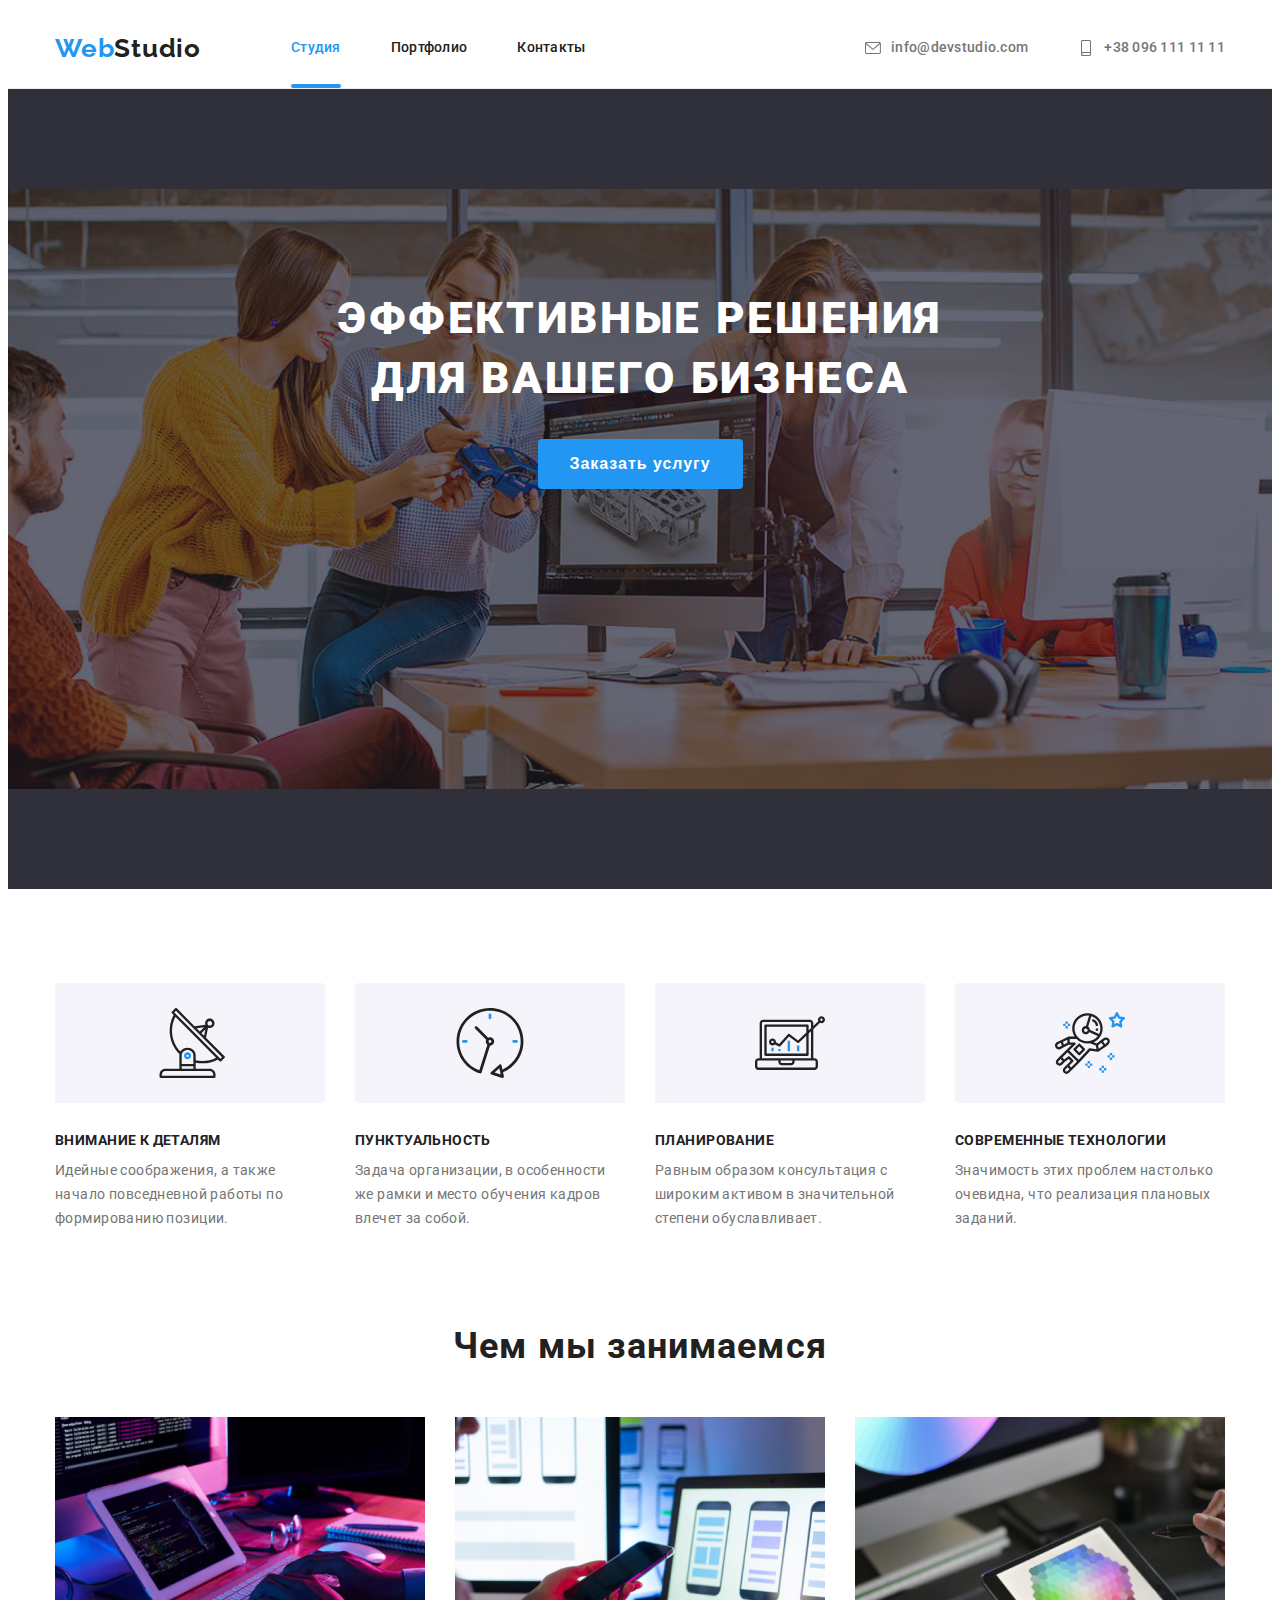
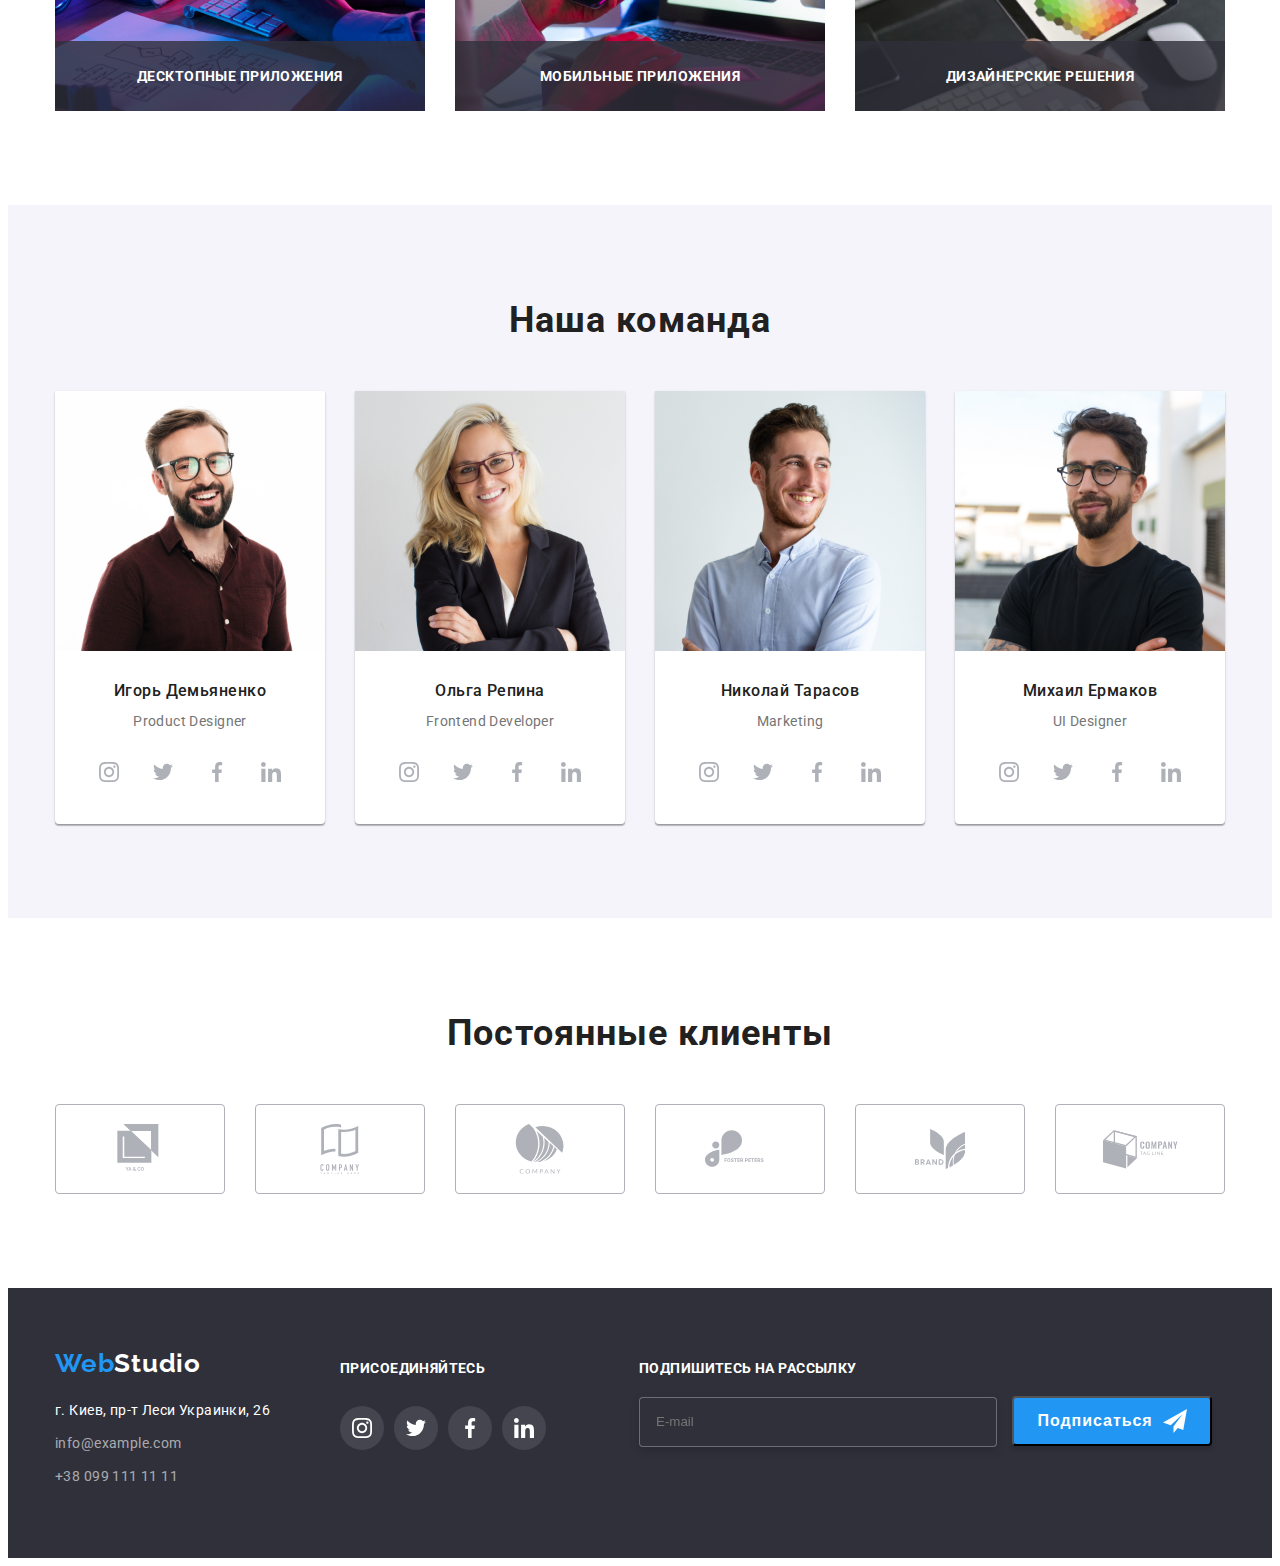
<file: index.html>
<!DOCTYPE html>
<html lang="ru">
<head>
    <meta charset="UTF-8">
    <meta name="viewport" content="width=device-width, initial-scale=1.0">
    <title lang="en">WebStudio</title>
    <link
    href="https://fonts.googleapis.com/css2?family=Raleway:wght@400;500;700&family=Roboto:wght@400;500;700;900&display=swap" 
    rel="stylesheet">
    <link rel="stylesheet" href="https://cdnjs.cloudflare.com/ajax/libs/modern-normalize/1.0.0/modern-normalize.min.css" integrity="sha512-ISS7cAi1PEhQ8jnbJpJZMd29NlhNj4AWYyLOSp2CE/CsHxTCu+r+t0D2yoJudVrd0/8fTVPUVDzY5Tvli75u/g==" crossorigin="anonymous" />
    <link rel="stylesheet" href="./css/main.min.css">
    
</head>
<body>
    <header class="container">
        <nav class="main-nav">
            <a href="./index.html" class="logo">
                <span lang="en" class="logo-title">Web</span>Studio
            </a>

        <ul class="site-nav list">
            <li class="item"> <a href="" class="link current">Студия</a></li>
            <li class="item"> <a href="./portfolio.html" class="link">Портфолио</a></li>
            <li class="item"> <a href="" class="link">Контакты</a></li>
        </ul>

        <ul class="contacts list">
            <li class="item"> <a href="mailto:info@devstudio.com" class="link">
                 <svg  class="contacts-icon">
                <use href="./images/sprite.svg#icon-letter"></use>
            </svg>info@devstudio.com</a> </li>

            <li class="item"> <a href="tel:+380961111111" class="link"> 
                <svg  class="contacts-icon">
                <use href="./images/sprite.svg#icon-smartphone"></use>
            </svg>
            +38 096 111 11 11</a> </li>
        </ul>
        </nav>
    </header>  

     <main>
   
        <section class="hero">
        <!-- <div class="container "> -->
            <h1 class="hero-title ">Эффективные решения для вашего бизнеса</h1>
        <button data-modal-open class="hero-button ">Заказать услугу</button>
        <!-- <button type="button" class="hero-button">Заказать услугу </button> -->
        <!-- </div> -->
        <div class="backdrop is-hidden" data-modal>
            <div class="modal">
                
        <button data-modal-close class="close-icon">
        
            <svg class="social-icon-x" >
                <use href="./images/close2.svg#icon-close"></use>
            </svg> 
      
        </button>

        <form class="form js-speaker-form">
            <h2 class="form-title">Оставьте свои данные, мы вам перезвоним</h2>
            
            <div class="form-field">
            <label for="name">Имя</label>
            <input  type="text" name="name" id="name" class="form-input">
            <svg class="form-name" >
                <use href="./images/symbol-form.svg#icon-person"></use>
            </svg>
            </div>

            <div class="form-field">         
            <label for="tel">Телефон</label>
            <input class="form-input" type="tel" name="tel" id="tel" >
            <svg class="form-name" >
                <use href="./images/symbol-form.svg#icon-phone"></use>
            </svg>
            </div>

            <div class="form-field">
            <label for="mail">Почта</label>
            <input class="form-input" type="email" name="mail" id="mail">
            <svg class="form-name" >
                <use href="./images/symbol-form.svg#icon-email"></use>
            </svg>
            </div>

            <div class="form-field">
            <label for="comment">Комментарий</label>
            <textarea class="comment" name="comment" id="comment" rows="8" placeholder="Введите текст"></textarea>
            </div>

            <div class="">
            
            <label class="label-check" for="policy">
                <input class="checkbox" type="checkbox" name="policy" id="policy" >
                <span class="icon-check"></span>
                Соглашаюсь с рассылкой и принимаю &nbsp <a href="" class="license-accept"> Условия договора</a> </label>
            </div>

            <button type="submit" class="hero-button ">Отправить</button>
        </form>
            </div>
        </div>
        </section>
   

    
    <section class="why">
        <div class="container">
        <!-- <h2>   </h2> -->
        <ul class="advantage">
            <li class="advantage-title">
                <div class="why-icon">
                <svg width="70" height="70">
                    <use href="./images/sprite.svg#icon-antenna"></use>
                </svg> 
            </div>
                <h3 class="section-title">Внимание к деталям</h3>
                <p>Идейные соображения, а также начало повседневной работы по формированию позиции.</p>
            </li>
            <li class="advantage-title">
                    <div class="why-icon">
                    <svg width="70" height="70">
                    <use href="./images/sprite.svg#icon-clock" ></use>
                </svg> 
            </div>
                <h3 class="section-title">Пунктуальность</h3>
                <p>Задача организации, в особенности же рамки и место обучения кадров влечет за собой.</p>
            </li>
                <li class="advantage-title">
                    <div class="why-icon">
                        <svg width="70" height="70">
                        <use href="./images/sprite.svg#icon-diagram"></use>
                    </svg>
                </div>
                <h3 class="section-title">Планирование</h3>
                <p>Равным образом консультация с широким активом в значительной степени обуславливает.</p>
            </li>
            <li class="advantage-title">
                <div class="why-icon">
                    <svg width="70" height="70">
                    <use href="./images/sprite.svg#icon-astronaut"></use>
                </svg>
            </div>
                <h3 class="section-title">Современные технологии</h3>
                <p>Значимость этих проблем настолько очевидна, что реализация плановых заданий.</p>
            </li>
        </ul>
    </div>
    </section>
    

    
    <section class="than">
        <div class="container">
        <h2 class="section-presentation">Чем мы занимаемся</h2>
        
        <ul class="work">
            <li class="work-title">
                <div class="team-img" >
                    <img src="./images/img1.jpg" alt="стол с компюьтером" width="370">
                <div>
                    <p class="work-title-p">Десктопные приложения</p>
                </div>
            </div> 
            </li>

            <li class="work-title">
                <div class="team-img" >
                    <img src="./images/img2.jpg" alt="стол с компюьтером" width="370">
                <div>
                    <p class="work-title-p">Мобильные приложения</p>
                </div>
            </div> 
            </li>

            <li class="work-title">
                <div class="team-img" >
                    <img src="./images/img3.jpg" alt="стол с компюьтером" width="370">
                <div>
                    <p class="work-title-p">Дизайнерские решения</p>
                </div>
            </div> 
            </li>
          
        </ul>
        </div>
    </section>
      

    
    <section class="section-team">
        <div class="container">
        <h2 class="section-presentation"> Наша команда</h2>
        
        <ul class="team">
            <li class="team-title">
                <img   src="./images/igor.jpg" alt="Игорь Демьяненко" width="270">
                <h3 class="person-team">Игорь Демьяненко</h3>
                <p lang="en">Product Designer</p>
               
                <ul class="list socials">
                    <li class="link social-item">
                         <a class="team-social-link" href="http://instagram.com/" target="_blank">
                           <svg class="social-icon">
                              <use href="./images/sprite.svg#icon-instagram"></use>
                        </svg>
                    </a></li>

                    <li class="link social-item">
                        <a class="team-social-link" href="http://twitter.com/" target="_blank">
                       <svg class="social-icon">
                           <use href="./images/sprite.svg#icon-twitter"></use>
                       </svg>
                   </a></li>
                   <li class="link social-item">
                    <a class="team-social-link" href="http://facebook.com/" target="_blank">
                   <svg class="social-icon">
                       <use href="./images/sprite.svg#icon-facebook"></use>
                   </svg>
               </a></li>
               <li class="link social-item">
                <a class="team-social-link" href="http://linkedin.com/" target="_blank">
               <svg class="social-icon">
                   <use href="./images/sprite.svg#icon-linkedin"></use>
               </svg>
           </a></li>
                   </ul>
            </li>
            <li class="team-title">
                <img src="./images/olga.jpg" alt="Ольга Репина" width="270">
                <h3 class="person-team">Ольга Репина</h3>
                <p lang="en">Frontend Developer</p>
                <ul class="list socials">
                    <li class="link social-item">
                         <a class="team-social-link" href="http://instagram.com/" target="_blank">
                        <svg class="social-icon">
                            <use href="./images/sprite.svg#icon-instagram"></use>
                        </svg>
                    </a></li>
                    <li class="link social-item">
                        <a class="team-social-link" href="http://twitter.com/" target="_blank">
                       <svg class="social-icon">
                           <use href="./images/sprite.svg#icon-twitter"></use>
                       </svg>
                   </a></li>
                   <li class="link social-item">
                    <a class="team-social-link" href="http://facebook.com/" target="_blank">
                   <svg class="social-icon">
                       <use href="./images/sprite.svg#icon-facebook"></use>
                   </svg>
               </a></li>
               <li class="link social-item">
                <a class="team-social-link" href="http://linkedin.com/" target="_blank">
               <svg class="social-icon">
                   <use href="./images/sprite.svg#icon-linkedin"></use>
               </svg>
           </a></li>
                   </ul>
            </li>
            <li class="team-title">
                <img src="./images/nikola.jpg" alt="Николай Тарасов" width="270">
                <h3 class="person-team">Николай Тарасов</h3>
                <p>Marketing</p>
                <ul class="list socials">
                    <li class="link social-item">
                         <a class="team-social-link" href="http://instagram.com/" target="_blank">
                        <svg class="social-icon">
                            <use href="./images/sprite.svg#icon-instagram"></use>
                        </svg>
                    </a></li>
                    <li class="link social-item">
                        <a class="team-social-link" href="http://twitter.com/" target="_blank">
                       <svg class="social-icon">
                           <use href="./images/sprite.svg#icon-twitter"></use>
                       </svg>
                   </a></li>
                   <li class="link social-item">
                    <a class="team-social-link" href="http://facebook.com/" target="_blank">
                   <svg class="social-icon">
                       <use href="./images/sprite.svg#icon-facebook"></use>
                   </svg>
               </a></li>
               <li class="link social-item">
                <a class="team-social-link" href="http://linkedin.com/" target="_blank">
               <svg class="social-icon">
                   <use href="./images/sprite.svg#icon-linkedin"></use>
               </svg>
           </a></li>
                   </ul>
            </li>
            <li class="team-title">
                <img src="./images/mihail.jpg" alt="Михаил Ермаков" width="270">
                <h3 class="person-team">Михаил Ермаков</h3>
                <p lang="en">UI Designer</p>
                <ul class="socials list">
                    <li class="link social-item">
                         <a class="team-social-link" href="http://instagram.com/" target="_blank">
                        <svg class="social-icon">
                            <use href="./images/sprite.svg#icon-instagram"></use>
                        </svg>
                    </a></li>
                    <li class="link social-item">
                        <a class="team-social-link" href="http://twitter.com/" target="_blank">
                       <svg class="social-icon">
                           <use href="./images/sprite.svg#icon-twitter"></use>
                       </svg>
                   </a></li>
                   <li class="link social-item">
                    <a class="team-social-link" href="http://facebook.com/" target="_blank">
                   <svg class="social-icon">
                       <use href="./images/sprite.svg#icon-facebook"></use>
                   </svg>
               </a></li>
               <li class="link social-item">
                <a class="team-social-link" href="http://linkedin.com/" target="_blank">
               <svg class="social-icon">
                   <use href="./images/sprite.svg#icon-linkedin"></use>
               </svg>
           </a></li>
                   </ul>
            </li>
            
        </ul>
        </div> 
    </section>

    <section class="section-clients">
        <div class="container">
            <h2 class="section-presentation"> Постоянные клиенты</h2>
    <ul class="clients">
        <li class="clients-title">    
            <a  class="clients-icon" href="http://privat24.ua" target="_blank" rel="noopener noreferrer Nofollow">       
            <svg class="company" width="50" height="50">
               <use href="./images/sprite.svg#icon-logo1"></use>
            </svg>
        </a></li>
          <li class="clients-title">
              <a class="clients-icon" href="https://www.ukr.net" target="_blank" rel="noopener noreferrer Nofollow">
            <svg class="company" width="50" height="50">
                <use href="./images/sprite.svg#icon-logo2"></use>
            </svg>
        </a></li>
         <li class="clients-title">
               <a class="clients-icon" href="https://github.com" target="_blank" rel="noopener noreferrer Nofollow">
            <svg class="company"  width="50" height="50">
                <use href="./images/sprite.svg#icon-logo3"></use>
            </svg>
                </a></li>
          <li class="clients-title">
              <a class="clients-icon" href="https://rezka.ag" target="_blank" rel="noopener noreferrer Nofollow">
            <svg class="company" width="70" height="70">
                <use href="./images/sprite.svg#icon-logo4"></use>
            </svg>
        </a></li>
          <li class="clients-title">
              <a class="clients-icon" href="https://www.youtube.com" target="_blank" rel="noopener noreferrer Nofollow">
            <svg class="company" width="50" height="50">
                <use href="./images/sprite.svg#icon-logo5"></use>
            </svg>
        </a></li>
          <li class="clients-title">
              <a class="clients-icon" href="https://www.figma.com" target="_blank" rel="noopener noreferrer Nofollow">
            <svg class="company"  width="75" height="75">
                <use href="./images/sprite.svg#icon-logo6"></use>
            </svg>
       </a> </li>
    </ul>
</div> 
</section>
        </main>    

    <footer>
        <div class="wrapper">
            <div>
         <a href="./index.html" class="logo-footer">
             <span lang="en" class="logo-title">Web</span>Studio
         </a>
      
         <ul class="contacts-footer">
             <li class="contacts"> <a href="https://goo.gl/maps/4oX4Q9gGULkFXjCa9" target="_blank" rel="noopener noreferrer Nofollow" class="link-adress">г. Киев, пр-т Леси Украинки, 26</a> </li>
             <li class="contacts"> <a href="mailto:info@example.com" class="link-footer">info@example.com</a> </li>
             <li class="contacts"> <a href="tel:+380991111111" class="link-footer">+38 099 111 11 11</a> </li>
         </ul>
        </div>
         <div class="join-to">
            <p class="join">присоединяйтесь</p>
            <ul class="social-footer list">
                <li> <a class="footer-icons" href="http://instagram.com/" target="_blank" rel="noopener noreferrer Nofollow">
                 <svg class="social-icon">
                     <use href="./images/sprite.svg#icon-instagram"></use>
                 </svg>
                </a>
                </li>
                <li> <a class="footer-icons" href="http://twitter.com/" target="_blank" rel="noopener noreferrer Nofollow">
                 <svg class="social-icon">
                     <use href="./images/sprite.svg#icon-twitter"></use>
                 </svg>
                </a>
                </li>
                <li> <a class="footer-icons" href="http://facebook.com/" target="_blank" rel="noopener noreferrer Nofollow">
                 <svg class="social-icon">
                     <use href="./images/sprite.svg#icon-facebook"></use>
                 </svg>
                </a>
                </li>
                <li> <a class="footer-icons" href="http://linkedin.com/" target="_blank" rel="noopener noreferrer Nofollow">
                 <svg class="social-icon">
                     <use href="./images/sprite.svg#icon-linkedin"></use>
                 </svg>
                </a>
                </li>
            </ul>
        </div>
        <div class="subscribe">
            <p class="join">Подпишитесь на рассылку</p>
            
                <input class="subscribe-email" type="email" name="mail"  placeholder="E-mail">
                <button type="submit" class="subscribe-button ">Подписаться &nbsp <svg class="subscribe-name" width="24" height="24" >
                    <use href="./images/symbol-form.svg#icon-send"></use>
                </svg> 
          </button>
        </div>

   </div>

   
     </footer>
     <script src="./js/modal.js"></script>
</body>
</html>
</file>
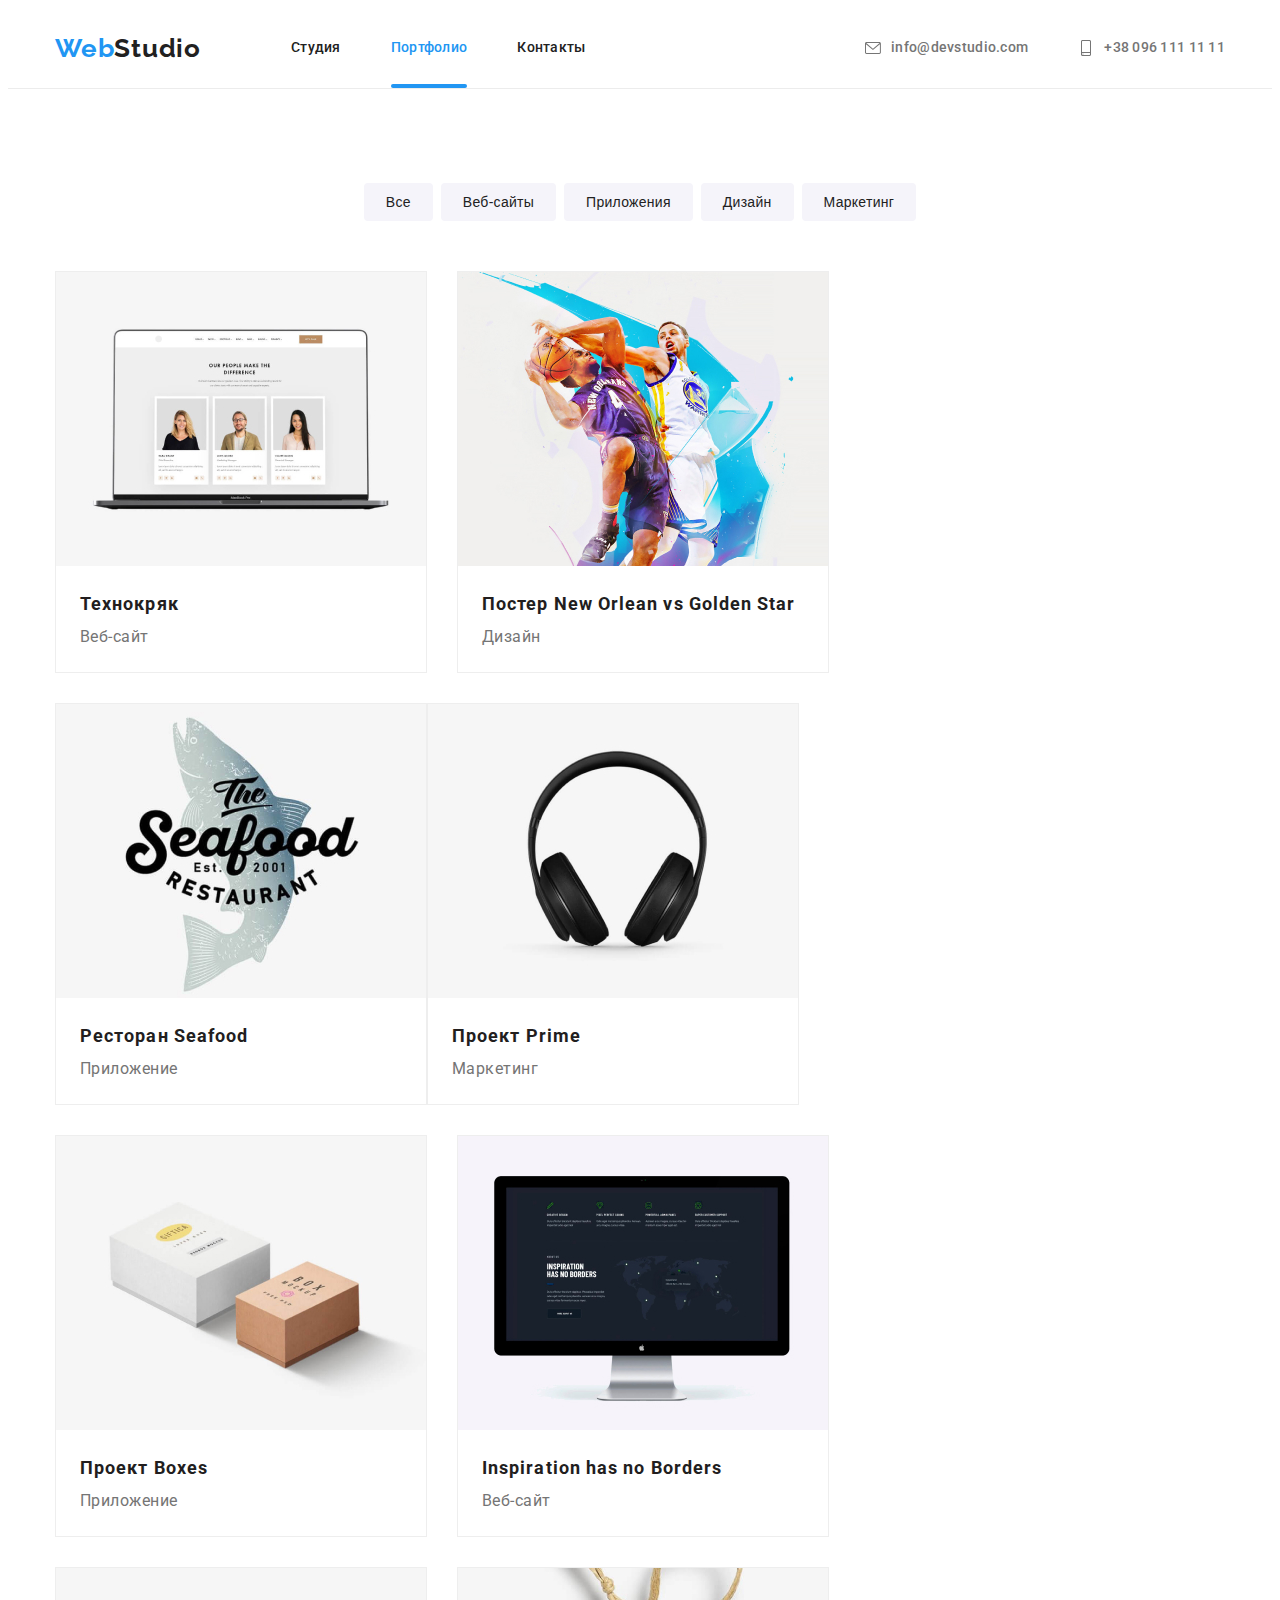
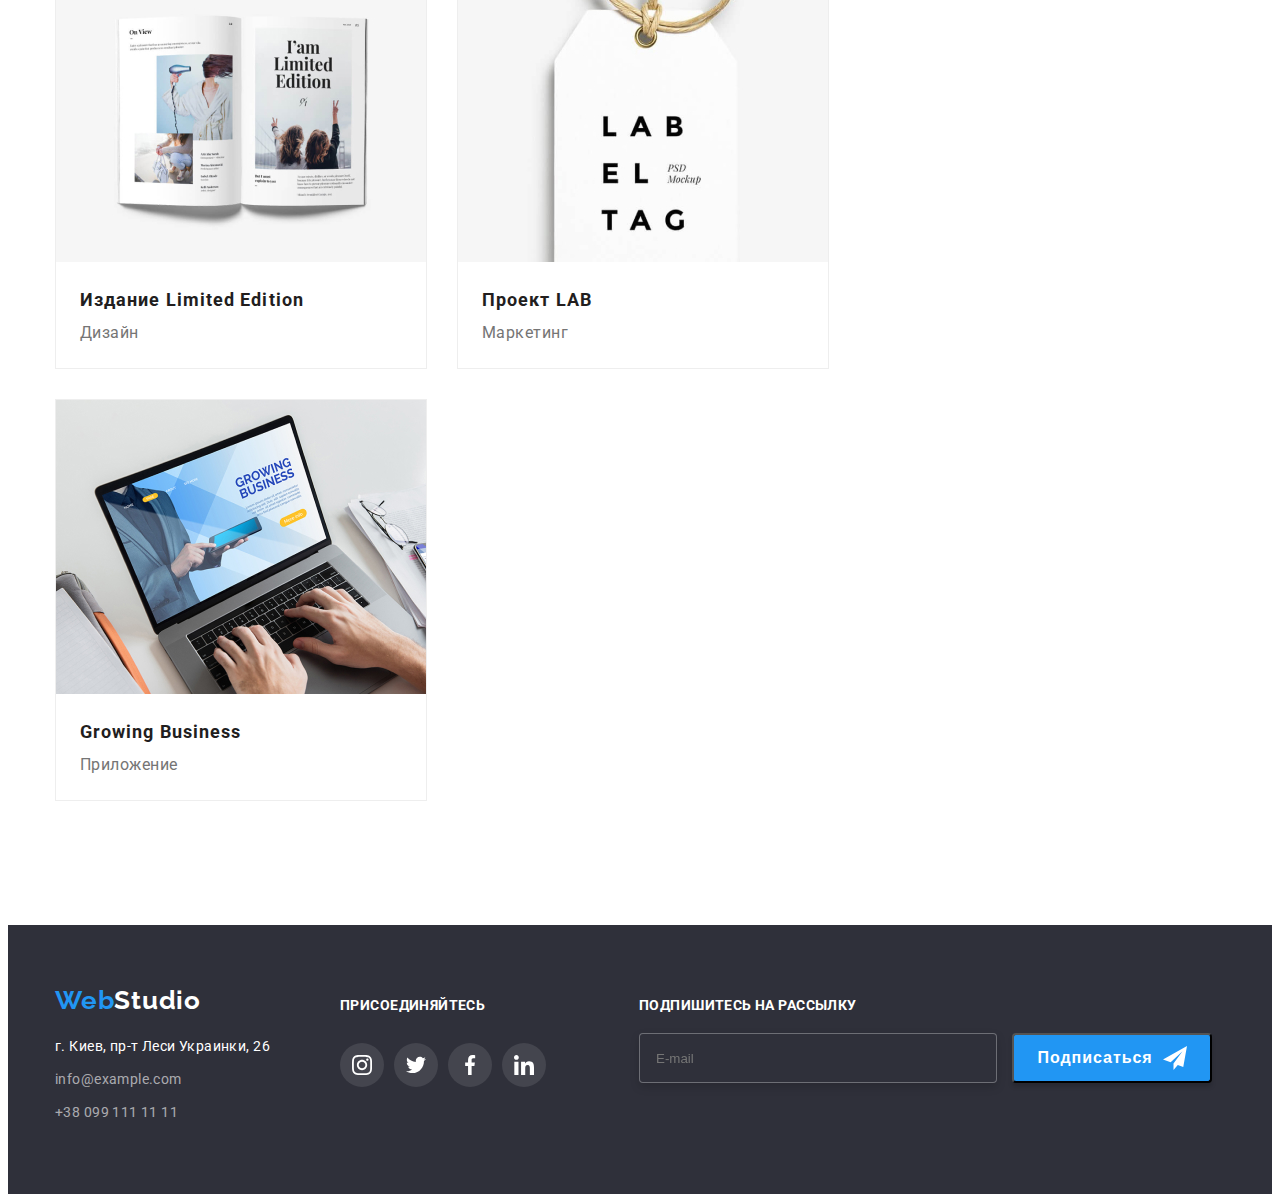
<file: portfolio.html>
<!DOCTYPE html>
<html lang="en">
<head>
    <meta charset="UTF-8">
    <meta name="viewport" content="width=device-width, initial-scale=1.0">
    <title>portfolio</title>
   <link
     href="https://fonts.googleapis.com/css2?family=Raleway:wght@400;500;700&family=Roboto:wght@400;500;700;900&display=swap" 
     rel="stylesheet">
     <link rel="stylesheet" href="https://cdnjs.cloudflare.com/ajax/libs/modern-normalize/1.0.0/modern-normalize.min.css" integrity="sha512-ISS7cAi1PEhQ8jnbJpJZMd29NlhNj4AWYyLOSp2CE/CsHxTCu+r+t0D2yoJudVrd0/8fTVPUVDzY5Tvli75u/g==" crossorigin="anonymous" />
   <link rel="stylesheet" href="./css/main.min.css">

</head>
<body>
    <header class="container">
        <nav class="main-nav">
            <a href="./index.html" class="logo">
                <span lang="en" class="logo-title">Web</span>Studio
            </a>

        <ul class="site-nav list">
            <li class="item"> <a href="./index.html" class="link">Студия</a></li>
            <li class="item"> <a href="" class="link current">Портфолио</a></li>
            <li class="item"> <a href="" class="link">Контакты</a></li>
        </ul>

        <ul class="contacts list">
            <li class="item"> <a href="mailto:info@devstudio.com" class="link">
                 <svg class="contacts-icon">
                <use href="./images/sprite.svg#icon-letter"></use>
            </svg>info@devstudio.com</a> </li>
            <li class="item"> <a href="tel:+380961111111" class="link"> 
                <svg class="contacts-icon">
                <use href="./images/sprite.svg#icon-smartphone"></use>
            </svg>
            +38 096 111 11 11</a> </li>
        </ul>
        </nav>
    </header>  
    <main>        
        <section class="section-portfolio">
         
            <ul class="menu-portfolio">
                <li class="menu-button"> <button type="button" class="button-portfolio">Все</button> </li>
                <li class="menu-button"> <button type="button" class="button-portfolio">Веб-сайты</button></li>
                <li class="menu-button"> <button type="button" class="button-portfolio">Приложения</button></li>
                <li class="menu-button"> <button type="button" class="button-portfolio">Дизайн</button></li>
                <li class="menu-button"> <button type="button" class="button-portfolio">Маркетинг</button></li>
            </ul>
        

<div class="container">
              
        <ul class="portfolio-container">
         
            <li class="portfolio-element"> 
               <div class="portfolio-img" >
                <a class="section-portfolio" href=""><img  src="./images/tehno.jpg" alt="Технокряк" >
                <div class="portfolio-text">Технокряк это современная площадка распространения коронавируса. Компании используют эту платформу для цифрового шпионажа и атак на защищённые сервера конкурентов.</div>
                </div>    
                <div class="portfolio-name">
                <h3 class="portfolio-title">Технокряк</h3>
                
                <p class="portfolio-work">Веб-сайт</p></a>   
                </div>     
              
            </li>           
            
            <li class="portfolio-element">
                <div class="portfolio-img" >
                 <a class="section-portfolio" href=""><img src="./images/poster.jpg" alt="Постер New Orlean vs Golden Star" width="100%">
                    <div class="portfolio-text">Технокряк это современная площадка распространения коронавируса. Компании используют эту платформу для цифрового шпионажа и атак на защищённые сервера конкурентов.</div>
                </div>
                    <div class="portfolio-name">
                    <h3 class="portfolio-title">Постер New Orlean vs Golden Star</h3>
                    <p class="portfolio-work">Дизайн</p></a>
                </div>
            </li>
        
            <li class="portfolio-element">
                <div class="portfolio-img" >
                <a class="section-portfolio" href=""><img src="./images/seafood.jpg" alt="Ресторан Seafood" width="100%">
                    <div class="portfolio-text">Технокряк это современная площадка распространения коронавируса. Компании используют эту платформу для цифрового шпионажа и атак на защищённые сервера конкурентов.</div>
                </div>
                    <div class="portfolio-name">
                    <h3 class="portfolio-title">Ресторан Seafood</h3>
                    <p class="portfolio-work">Приложение</p></a>
                </div>
            </li>
        
            <li class="portfolio-element">
                <div class="portfolio-img" >
               <a class="section-portfolio" href=""> <img src="./images/prime.jpg" alt="Проект Prime" width="100%">
                <div class="portfolio-text">Технокряк это современная площадка распространения коронавируса. Компании используют эту платформу для цифрового шпионажа и атак на защищённые сервера конкурентов.</div>
                </div>
                <div class="portfolio-name">
                <h3 class="portfolio-title">Проект Prime</h3>
                <p class="portfolio-work">Маркетинг</p></a>
            </div>
            </li>
        
            <li class="portfolio-element">
                <div class="portfolio-img" >
                <a class="section-portfolio" href=""><img src="./images/boxes.jpg" alt="Проект Boxes" width="100%">
                    <div class="portfolio-text">Технокряк это современная площадка распространения коронавируса. Компании используют эту платформу для цифрового шпионажа и атак на защищённые сервера конкурентов.</div>
                </div>
                    <div class="portfolio-name">
                    <h3 class="portfolio-title">Проект Boxes</h3>
                    <p class="portfolio-work">Приложение</p></a>
        </div>
            </li>
        
            <li class="portfolio-element">
                <div class="portfolio-img" >
                <a class="section-portfolio"href=""><img src="./images/inspiration.jpg" alt="Inspiration has no Borders" width="100%">
                    <div class="portfolio-text">Технокряк это современная площадка распространения коронавируса. Компании используют эту платформу для цифрового шпионажа и атак на защищённые сервера конкурентов.</div>
                </div>
                    <div class="portfolio-name">
                    <h3 class="portfolio-title">Inspiration has no Borders</h3>
                    <p class="portfolio-work">Веб-сайт</p></a>
                </div>
            </li>
      
            <li class="portfolio-element">
                <div class="portfolio-img" >
                <a class="section-portfolio" href=""><img src="./images/edition.jpg" alt="Издание Limited Edition" width="100%">
                    <div class="portfolio-text">Технокряк это современная площадка распространения коронавируса. Компании используют эту платформу для цифрового шпионажа и атак на защищённые сервера конкурентов.</div>
                </div>
                    <div class="portfolio-name">
                    <h3 class="portfolio-title">Издание Limited Edition</h3>
                    <p class="portfolio-work">Дизайн</p></a>
                </div>
            </li>
       
            <li class="portfolio-element">
                <div class="portfolio-img" >
                <a class="section-portfolio" href=""><img src="./images/lab.jpg" alt="Проект LAB" width="100%">
                    <div class="portfolio-text">Технокряк это современная площадка распространения коронавируса. Компании используют эту платформу для цифрового шпионажа и атак на защищённые сервера конкурентов.</div>
                </div>
                    <div class="portfolio-name">
                    <h3 class="portfolio-title">Проект LAB</h3>
                    <p class="portfolio-work">Маркетинг</p></a>
                </div>
            </li>
        
            <li class="portfolio-element">
                <div class="portfolio-img" >
                <a class="section-portfolio" href=""><img src="./images/growing.jpg" alt="Growing Business" width="100%">
                    <div class="portfolio-text">Технокряк это современная площадка распространения коронавируса. Компании используют эту платформу для цифрового шпионажа и атак на защищённые сервера конкурентов.</div>
                </div>
                    <div class="portfolio-name">
                    <h3 class="portfolio-title">Growing Business</h3>
                    <p class="portfolio-work">Приложение</p></a>
                </div>
            </li>
     
        </ul>
    </div>
    </section>

    </main>    

       <footer>
        <div class="wrapper">
            <div>
         <a href="./index.html" class="logo-footer">
             <span lang="en" class="logo-title">Web</span>Studio
         </a>
      
         <ul class="contacts-footer">
             <li class="contacts"> <a href="https://goo.gl/maps/4oX4Q9gGULkFXjCa9" target="_blank" rel="noopener noreferrer Nofollow" class="link-adress">г. Киев, пр-т Леси Украинки, 26</a> </li>
             <li class="contacts"> <a href="mailto:info@example.com" class="link-footer">info@example.com</a> </li>
             <li class="contacts"> <a href="tel:+380991111111" class="link-footer">+38 099 111 11 11</a> </li>
         </ul>
        </div>
         <div class="join-to">
            <p class="join">присоединяйтесь</p>
            <ul class="social-footer list">
                <li> <a class="footer-icons" href="http://instagram.com/" target="_blank" rel="noopener noreferrer Nofollow">
                 <svg class="social-icon">
                     <use href="./images/sprite.svg#icon-instagram"></use>
                 </svg>
                </a>
                </li>
                <li> <a class="footer-icons" href="http://twitter.com/" target="_blank" rel="noopener noreferrer Nofollow">
                 <svg class="social-icon">
                     <use href="./images/sprite.svg#icon-twitter"></use>
                 </svg>
                </a>
                </li>
                <li> <a class="footer-icons" href="http://facebook.com/" target="_blank" rel="noopener noreferrer Nofollow">
                 <svg class="social-icon">
                     <use href="./images/sprite.svg#icon-facebook"></use>
                 </svg>
                </a>
                </li>
                <li> <a class="footer-icons" href="http://linkedin.com/" target="_blank" rel="noopener noreferrer Nofollow">
                 <svg class="social-icon">
                     <use href="./images/sprite.svg#icon-linkedin"></use>
                 </svg>
                </a>
                </li>
            </ul>
        </div>
        <div class="subscribe">
            <p class="join">Подпишитесь на рассылку</p>
                            <input class="subscribe-email" type="email" name="mail"  placeholder="E-mail">
                <button type="submit" class="subscribe-button ">Подписаться &nbsp <svg class="subscribe-name" width="24" height="24" >
                    <use href="./images/symbol-form.svg#icon-send"></use>
                </svg> 
          </button>
        </div>

   </div>
     </footer>
</body>
</html>
</file>
<file: css/main.min.css>
body{background-color:#fff;color:#757575;font-family:Roboto, sans-serif;font-style:normal;font-weight:normal;font-size:14px;line-height:1.71;letter-spacing:0.03em}header{height:80px}main{border-top:1px solid #ECECEC}a{text-decoration:none}ul{list-style:none;margin-top:0px;margin-bottom:0px;padding-left:0px}footer{background-color:#2F303A;display:-webkit-box;display:-ms-flexbox;display:flex;padding-top:60px;padding-bottom:60px}h1,h2,h3{margin:0}h1{width:696px;text-align:center}img{display:block}.list{padding:0px;margin:0px;list-style:none}p{margin-top:0px;margin-bottom:0px}.container{width:1170px;margin:0 auto}.container.portfolio-nav.centred{-webkit-box-pack:center;-ms-flex-pack:center;justify-content:center}.main-nav{display:-webkit-box;display:-ms-flexbox;display:flex;-webkit-box-align:center;-ms-flex-align:center;align-items:center}.site-nav{display:-webkit-box;display:-ms-flexbox;display:flex;margin-left:90px}.site-nav .item+.item{margin-left:50px}.site-nav .link{display:block;padding-top:32px;padding-bottom:32px;color:#212121;font-style:normal;font-weight:500;font-size:14px;line-height:1.14;letter-spacing:0.02em}.site-nav .link:hover,.site-nav .link:focus{color:#2196f3}.site-nav .link.current{color:#2196f3}.link:hover,.link:focus{fill:#2196f3}.item .current::after{content:"";position:absolute;display:block;margin-top:28px;width:100%;height:4px;border-radius:2px;background-color:#2196f3}.item .link{display:block;-webkit-box-align:center;-ms-flex-align:center;align-items:center;-webkit-box-pack:center;-ms-flex-pack:center;justify-content:center}.item .current{position:relative}.container{width:1170px;margin:0 auto}.container.portfolio-nav.centred{-webkit-box-pack:center;-ms-flex-pack:center;justify-content:center}.portfolio-work{font-style:normal;font-weight:normal;font-size:16px;line-height:1.87;letter-spacing:0.03em}.portfolio-title{color:#221e1e;font-style:normal;font-weight:bold;font-size:18px;line-height:2;letter-spacing:0.06em}.portfolio-container{display:-webkit-box;display:-ms-flexbox;display:flex;-ms-flex-wrap:wrap;flex-wrap:wrap;padding:0px;margin-bottom:94px}.portfolio-name{padding:20px 24px}.portfolio-element{width:370px;margin-right:30px;margin-bottom:30px;border:1px solid #EEEEEE}.portfolio-element:nth-child(3n){margin-right:0}.portfolio-element:hover,.portfolio-element:focus{-webkit-box-shadow:0px 1px 1px rgba(0,0,0,0.12),0px 4px 4px rgba(0,0,0,0.06),1px 4px 6px rgba(0,0,0,0.16);box-shadow:0px 1px 1px rgba(0,0,0,0.12),0px 4px 4px rgba(0,0,0,0.06),1px 4px 6px rgba(0,0,0,0.16)}.portfolio-element:hover .portfolio-text,.portfolio-element:focus .portfolio-text{-webkit-transform:translateX(0);transform:translateX(0)}.portfolio-img{width:100%;position:relative;overflow:hidden}.portfolio-text{display:inline-block;content:"";position:absolute;top:0;left:0;width:100%;height:100%;background-color:#2196f3;opacity:1;-webkit-transform:translateY(100%);transform:translateY(100%);-webkit-transition-duration:250ms;transition-duration:250ms;-webkit-transition-timing-function:cubic-bezier(0.4, 0, 0.2, 1);transition-timing-function:cubic-bezier(0.4, 0, 0.2, 1);font-style:normal;font-weight:normal;font-size:18px;line-height:1.56;letter-spacing:0.03em;padding:63px 24px;color:#fff}.menu-portfolio{display:-webkit-box;display:-ms-flexbox;display:flex;-webkit-box-pack:center;-ms-flex-pack:center;justify-content:center;padding-top:94px;padding-bottom:50px}.menu-portfolio .menu-button+.menu-button{margin-left:8px}.button-portfolio{line-height:26px;display:inline-block;border-radius:4px;border:1px transparent;padding:6px 22px;color:#212121;background-color:#f5f4fa;font-style:normal;font-weight:500;font-size:14px;letter-spacing:0.02em}.button-portfolio:hover,.button-portfolio:focus{color:#fff;background-color:#2196f3}.button{padding:0;border:none}.section-portfolio{color:#757575;overflow:hidden}.logo{color:#212121;font-family:Raleway, sans-serif;font-style:normal;font-weight:bold;font-size:26px;line-height:1.19;letter-spacing:0.03em}.logo-title{color:#2196f3}.logo-footer{color:#fff;font-family:Raleway, sans-serif;font-style:normal;font-weight:bold;font-size:26px;line-height:1.19;letter-spacing:0.03em;display:block;padding-bottom:20px}.join-to{display:inline-block;padding-top:12px;padding-left:70px}.join{font-style:normal;font-weight:bold;font-size:14px;line-height:16px;letter-spacing:0.03em;text-transform:uppercase;padding-bottom:20px;color:#fff}.social-footer{display:-webkit-box;display:-ms-flexbox;display:flex;padding:0;margin-top:10px;margin-bottom:0}.social-footer li:not(:last-child){margin-right:10px}.footer-icons{width:44px;height:44px;display:-webkit-inline-box;display:-ms-inline-flexbox;display:inline-flex;border-radius:50%;background-color:rgba(255,255,255,0.1);-webkit-transition-property:background-color;transition-property:background-color;-webkit-transition-duration:250ms;transition-duration:250ms;-webkit-transition-timing-function:cubic-bezier(0.4, 0, 0.2, 1);transition-timing-function:cubic-bezier(0.4, 0, 0.2, 1)}.footer-icons .social-icon{fill:#fff}.footer-icons:hover,.footer-icons:focus{background-color:#2196F3}.subscribe{display:inline-block;padding-top:12px;padding-left:93px}.subscribe-email{width:358px;height:50px;padding-left:16px;background:#2f303a;border:1px solid rgba(255,255,255,0.3);-webkit-box-sizing:border-box;box-sizing:border-box;-webkit-filter:drop-shadow(0px 4px 4px rgba(0,0,0,0.15));filter:drop-shadow(0px 4px 4px rgba(0,0,0,0.15));border-radius:4px;color:rgba(255,255,255,0.6)}.subscribe-button{display:-webkit-inline-box;display:-ms-inline-flexbox;display:inline-flex;width:200px;height:50px;margin-left:12px;font-weight:700;font-size:16px;line-height:1.87;-webkit-box-pack:center;-ms-flex-pack:center;justify-content:center;-webkit-box-align:center;-ms-flex-align:center;align-items:center;text-align:center;letter-spacing:0.06em;color:#fff;background-position:160px center;background:#2196F3;-webkit-box-shadow:0px 4px 4px rgba(0,0,0,0.15);box-shadow:0px 4px 4px rgba(0,0,0,0.15);border-radius:4px}.subscribe-name{display:inline-block;width:24px;height:24px;-webkit-box-align:center;-ms-flex-align:center;align-items:center;text-align:center}.contacts{display:-webkit-box;display:-ms-flexbox;display:flex;margin-left:auto;-webkit-transition-property:background-color;transition-property:background-color;-webkit-transition-duration:2500ms;transition-duration:2500ms;-webkit-transition-timing-function:cubic-bezier(0.4, 0, 0.2, 1);transition-timing-function:cubic-bezier(0.4, 0, 0.2, 1)}.contacts .link{display:-webkit-box;display:-ms-flexbox;display:flex;color:#757575;font-style:normal;font-weight:500;font-size:14px;line-height:1.14;letter-spacing:0.02em}.contacts .link-footer{display:block;font-style:normal;font-weight:normal;padding-top:9px;font-size:14px;line-height:1.71;letter-spacing:0.03em;color:rgba(255,255,255,0.6)}.contacts .link-adress{display:block;color:#fff;font-style:normal;font-weight:normal;font-size:14px;line-height:1.71;letter-spacing:0.03em}.contacts .item+.item{margin-left:50px}.contacts .link-adress:hover,.contacts .link-adress:focus,.contacts .link-footer:hover,.contacts .link-footer:focus,.contacts .link:hover,.contacts .link:focus{color:#2196f3}.contacts .link .contacts-icon:hover,.contacts .link .contacts-icon:focus{color:#2196f3}.contacts-icon{width:16px;height:16px;margin-right:10px;fill:currentColor}.contacts-footer{display:block;-webkit-box-orient:vertical;-webkit-box-direction:normal;-ms-flex-direction:column;flex-direction:column;margin-bottom:9px}.hero{background-color:#2F303A;text-align:center;padding-top:200px;height:600px;background-image:-webkit-gradient(linear, left top, right top, from(rgba(47,48,58,0.4)), to(rgba(47,48,58,0.4))),url(../images/hero.jpg);background-image:linear-gradient(to right, rgba(47,48,58,0.4), rgba(47,48,58,0.4)),url(../images/hero.jpg);background-repeat:no-repeat;background-position:center}.hero-title{font-family:Roboto;font-style:normal;font-weight:900;font-size:44px;line-height:1.36;margin:auto;text-align:center;letter-spacing:0.06em;text-transform:uppercase;color:#fff}.hero-title.centred{text-align:center}.backdrop{position:fixed;top:0;left:0;width:100%;height:100%;background-color:rgba(0,0,0,0.2);z-index:3}.backdrop.is-hidden{opacity:0;pointer-events:none}.modal{position:absolute;top:50%;left:50%;-webkit-transform:translate(-50%, -50%);transform:translate(-50%, -50%);z-index:9.99;width:528px;height:581px;background:#fff;-webkit-box-shadow:0px 1px 3px rgba(0,0,0,0.12),0px 1px 1px rgba(0,0,0,0.14),0px 2px 1px rgba(0,0,0,0.2);box-shadow:0px 1px 3px rgba(0,0,0,0.12),0px 1px 1px rgba(0,0,0,0.14),0px 2px 1px rgba(0,0,0,0.2);border-radius:4px;padding-top:40px}.close-icon{display:-webkit-box;display:-ms-flexbox;display:flex;position:absolute;top:8px;right:8px;width:30px;height:30px;background-color:#fff;border:1px solid rgba(0,0,0,0.1);border-radius:50%;cursor:pointer;padding:0;-webkit-box-align:center;-ms-flex-align:center;align-items:center;-webkit-box-pack:center;-ms-flex-pack:center;justify-content:center}.close-icon:hover .social-icon-x,.close-icon:focus .social-icon-x{fill:#2196f3}.form-title{font-style:normal;font-weight:bold;font-size:20px;line-height:23px;text-align:center;letter-spacing:0.03em;color:#212121;margin-bottom:12px}.form-field{display:-webkit-box;display:-ms-flexbox;display:flex;-webkit-box-orient:vertical;-webkit-box-direction:normal;-ms-flex-direction:column;flex-direction:column;margin-left:41px;margin-right:39px;margin-bottom:10px}.form-field label{display:-webkit-box;display:-ms-flexbox;display:flex;font-size:12px;line-height:14px;letter-spacing:0.01em;margin-bottom:4px}.form-field input{display:-webkit-box;display:-ms-flexbox;display:flex;font-size:12px;line-height:14px;letter-spacing:0.01em;margin-bottom:4px;height:40px;border:1px solid rgba(33,33,33,0.2);-webkit-box-sizing:border-box;box-sizing:border-box;border-radius:4px}.form-field input:hover,.form-field input:focus{border:1px solid #2196f3}.form-field:hover .form-name{fill:#2196f3}.comment{height:96px;padding:12px 16px;font-weight:normal;font-size:14px;line-height:16px;letter-spacing:0.01em;resize:none;outline:none;border:1px solid rgba(33,33,33,0.2);-webkit-box-sizing:border-box;box-sizing:border-box;border-radius:4px}.comment:hover,.comment:focus{border:1px solid #2196f3}.social-icon-x{background:#fff;width:18px;height:18px}.checkbox{position:absolute;width:1px;height:1px;margin:-1px;padding:0;overflow:hidden;border:0;clip:rect(0 0 0 0)}.checkbox:checked+.icon-check{border-color:transparent;background:#2196f3;background-image:url("../images/check.svg");background-size:contain;background-origin:border-box}.label-check{display:-webkit-box;display:-ms-flexbox;display:flex;margin-top:20px;-webkit-box-align:center;-ms-flex-align:center;align-items:center;-webkit-box-pack:center;-ms-flex-pack:center;justify-content:center}.icon-check{display:inline-block;width:15px;height:15px;border-radius:2px;margin-right:9px;border:2px solid #212121}.license-accept{font-style:normal;font-weight:normal;font-size:14px;line-height:1.71;letter-spacing:0.03em;text-decoration:underline;color:#2196f3}.form-name{width:18px;height:18px;position:absolute;-webkit-transform:translate(30%, 160%);transform:translate(30%, 160%)}.form-input{border:1px solid rgba(33,33,33,0.2);padding-left:35px;outline:none}.form-input:focus{border:1px solid #2196f3}.form-input:focus+.form-name{fill:#2196f3}.why{padding-top:94px}.why-we{width:270px;height:120px;display:-webkit-box;display:-ms-flexbox;display:flex;border-radius:4px;background:#fff;-webkit-box-align:center;-ms-flex-align:center;align-items:center;-webkit-box-pack:center;-ms-flex-pack:center;justify-content:center}.why-icon{width:270px;height:120px;background:#f5f4fa;border-radius:4px;display:-webkit-box;display:-ms-flexbox;display:flex;-webkit-box-align:center;-ms-flex-align:center;align-items:center;-webkit-box-pack:center;-ms-flex-pack:center;justify-content:center}.section-title{color:#212121;font-style:normal;font-weight:bold;font-size:14px;line-height:1.14;letter-spacing:0.03em;text-transform:uppercase;margin-top:30px;margin-bottom:10px}.section-title.centred{text-align:center}.advantage{display:-webkit-box;display:-ms-flexbox;display:flex}.advantage-title{margin-right:30px}.advantage-title:last-child{margin-right:0px}.hero-button{display:inline-block;border-radius:4px;border:1px transparent;padding:10px 32px 10px 32px;min-width:200px;color:#fff;background-color:#2196f3;font-style:normal;font-weight:bold;-webkit-box-sizing:border-box;box-sizing:border-box;font-size:16px;line-height:1.87;text-align:center;letter-spacing:0.06em;margin-top:30px;margin-bottom:200px}.than{padding-top:94px;padding-bottom:94px}.work{display:-webkit-box;display:-ms-flexbox;display:flex}.section-presentation{color:#212121;font-style:normal;font-weight:bold;font-size:36px;line-height:1.17;text-align:center;letter-spacing:0.03em;padding-bottom:50px}.work-title{margin-right:30px;padding-left:0px;display:block}.work-title-p{font-weight:700;font-size:14px;line-height:1.142;text-align:center;letter-spacing:0.03em;text-transform:uppercase;color:#fff;position:absolute;left:0;bottom:0;width:100%;padding-top:27px;padding-bottom:27px;background-color:rgba(47,48,58,0.8)}.team{display:-webkit-box;display:-ms-flexbox;display:flex;background-color:#f5f4fa}.person-team{font-family:Roboto;font-style:normal;font-weight:500;font-size:16px;line-height:19px;text-align:center;letter-spacing:0.03em;color:#212121;padding-top:30px;padding-bottom:10px}.section-team{background-color:#f5f4fa;padding-bottom:94px;padding-top:94px}.social-link:focus{-webkit-box-shadow:0px 1px 1px rgba(0,0,0,0.12),0px 4px 4px rgba(0,0,0,0.06),1px 4px 6px rgba(0,0,0,0.16);box-shadow:0px 1px 1px rgba(0,0,0,0.12),0px 4px 4px rgba(0,0,0,0.06),1px 4px 6px rgba(0,0,0,0.16)}.team-img{position:relative}.team-title{width:370px;margin-right:30px;text-align:center;background:#fff;-webkit-box-shadow:0px 1px 3px rgba(0,0,0,0.12),0px 1px 1px rgba(0,0,0,0.14),0px 2px 1px rgba(0,0,0,0.2);box-shadow:0px 1px 3px rgba(0,0,0,0.12),0px 1px 1px rgba(0,0,0,0.14),0px 2px 1px rgba(0,0,0,0.2);border-radius:0px 0px 4px 4px;padding-bottom:30px}.team-title:last-child{margin-right:0px}.socials{display:-webkit-inline-box;display:-ms-inline-flexbox;display:inline-flex;-webkit-box-pack:center;-ms-flex-pack:center;justify-content:center;margin-top:16px}.socials li:not(:last-child){margin-right:10px}.team-social-link{width:44px;height:44px;display:-webkit-inline-box;display:-ms-inline-flexbox;display:inline-flex;border-radius:50%;background-color:#fff;color:#AFB1B8;-webkit-transition-property:background-color;transition-property:background-color;-webkit-transition-duration:250ms;transition-duration:250ms;-webkit-transition-timing-function:cubic-bezier(0.4, 0, 0.2, 1);transition-timing-function:cubic-bezier(0.4, 0, 0.2, 1)}.team-social-link:hover .social-icon,.team-social-link:focus .social-icon{fill:#fff}.team-social-link:hover,.team-social-link:focus{background-color:#2196f3}.cocial-item:not(:last-child){margin-right:10px}.social-icon{width:20px;height:20px;margin:auto;fill:currentColor;-webkit-transition-property:fill;transition-property:fill;-webkit-transition-duration:250ms;transition-duration:250ms;-webkit-transition-timing-function:cubic-bezier(0.4, 0, 0.2, 1);transition-timing-function:cubic-bezier(0.4, 0, 0.2, 1)}.section-clients{padding-bottom:94px;padding-top:94px}.clients{display:-webkit-box;display:-ms-flexbox;display:flex;-webkit-box-sizing:border-box;box-sizing:border-box}.clients-icon{width:170px;height:90px;border:1px solid #AFB1B8;-webkit-box-sizing:border-box;box-sizing:border-box;display:-webkit-box;display:-ms-flexbox;display:flex;border-radius:4px;background:#fff;margin-right:30px;-webkit-box-align:center;-ms-flex-align:center;align-items:center;-webkit-box-pack:center;-ms-flex-pack:center;justify-content:center;-webkit-transition-property:border-color;transition-property:border-color;-webkit-transition-duration:250ms;transition-duration:250ms;-webkit-transition-timing-function:cubic-bezier(0.4, 0, 0.2, 1);transition-timing-function:cubic-bezier(0.4, 0, 0.2, 1)}.clients-icon:hover,.clients-icon:focus{border-color:#2196f3}.clients-icon:hover .company,.clients-icon:focus .company{fill:#2196f3}.company{fill:#AFB1B8;-webkit-transition-property:fill;transition-property:fill;-webkit-transition-duration:250ms;transition-duration:250ms;-webkit-transition-timing-function:cubic-bezier(0.4, 0, 0.2, 1);transition-timing-function:cubic-bezier(0.4, 0, 0.2, 1)}.wrapper{display:-webkit-box;display:-ms-flexbox;display:flex;width:1170px;margin:0 auto}
/*# sourceMappingURL=main.min.css.map */
</file>
